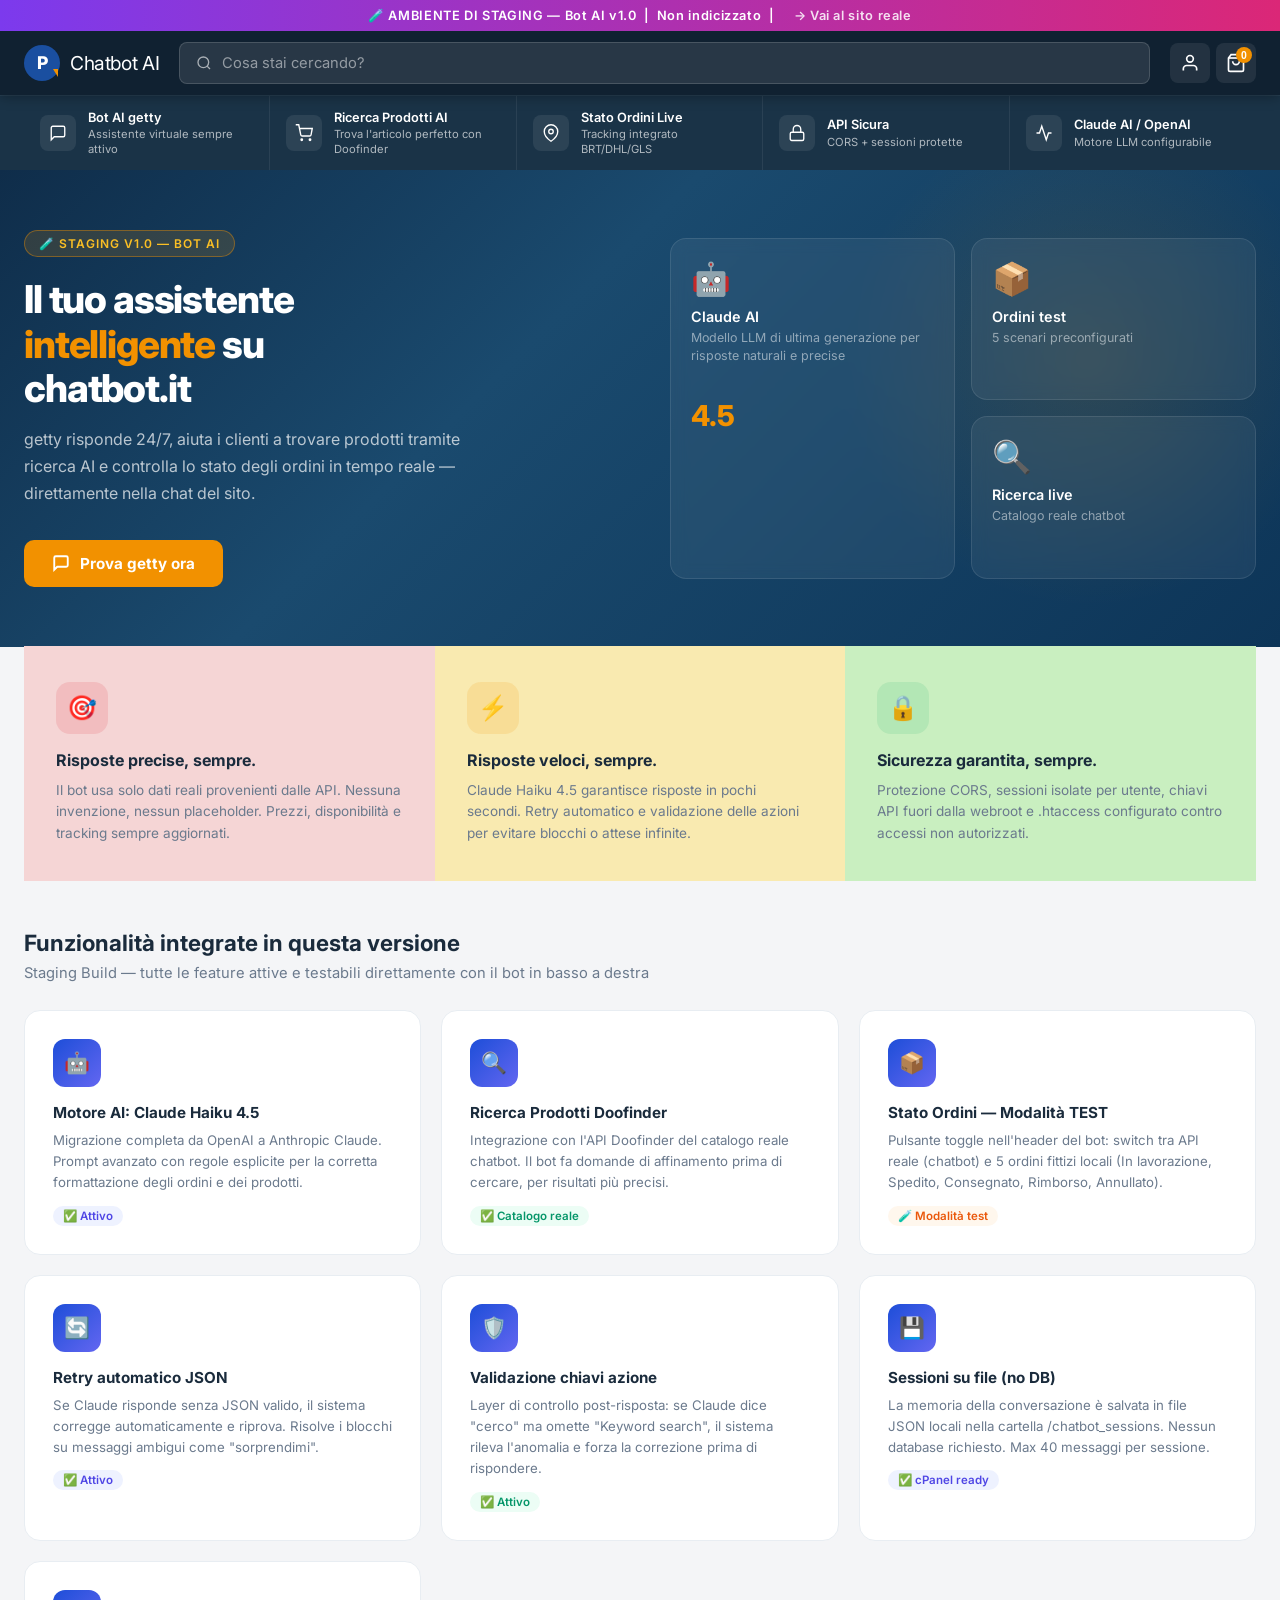
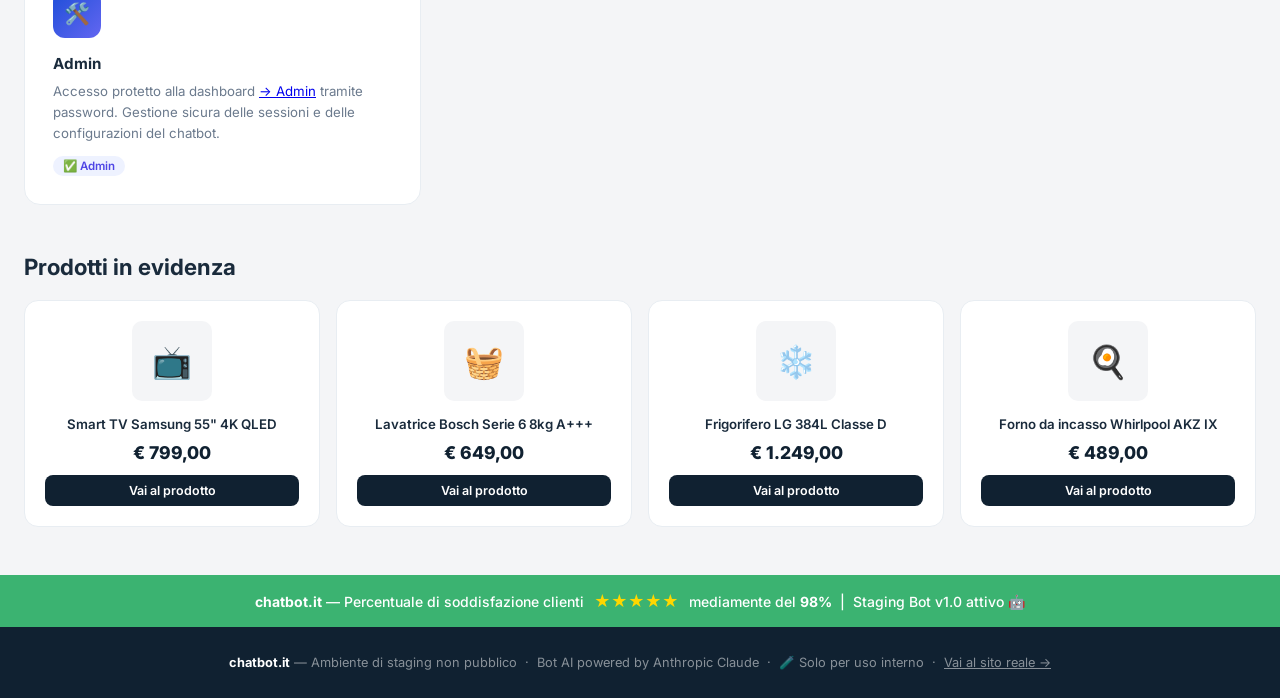
<file: index.html>
<!DOCTYPE html>
<html lang="it">
<head>
    <meta charset="UTF-8">
    <meta name="viewport" content="width=device-width, initial-scale=1.0">
    <title>chatbot — Ambiente di Staging Bot AI</title>
    <meta name="description" content="Ambiente di staging per il test del chatbot AI di chatbot.">
    <meta name="robots" content="noindex, nofollow">
    <link rel="preconnect" href="https://fonts.googleapis.com">
    <link href="https://fonts.googleapis.com/css2?family=Inter:wght@300;400;500;600;700;800&display=swap" rel="stylesheet">

    <style>
        *, *::before, *::after { box-sizing: border-box; margin: 0; padding: 0; }

        :root {
            --pf-navy:    #102131;
            --pf-navy-2:  #1a3347;
            --pf-orange:  #F29100;
            --pf-green:   #3BB371;
            --pf-pink-bg: #F5D5D5;
            --pf-yellow-bg:#F9EAB0;
            --pf-green-bg: #C9EFC0;
            --pf-light:   #f4f5f7;
            --pf-white:   #ffffff;
            --pf-text:    #1a2b3c;
            --pf-muted:   #6b7a8d;
            --pf-font:    'Inter', sans-serif;
            /* Widget vars */
            --w-primary: #1D4ED8;
            --w-gradient: linear-gradient(135deg, #1D4ED8, #6366f1);
        }

        html { scroll-behavior: smooth; }
        body { font-family: var(--pf-font); background: var(--pf-light); color: var(--pf-text); }

        /* ============ STAGING BADGE ============ */
        .staging-bar {
            background: linear-gradient(90deg, #7c3aed, #db2777);
            color: white; text-align: center;
            padding: 8px 16px; font-size: 0.8rem; font-weight: 600;
            letter-spacing: 0.05em; z-index: 1000; position: relative;
        }
        .staging-bar a { color: rgba(255,255,255,0.85); text-decoration: none; margin-left: 12px; }
        .staging-bar a:hover { text-decoration: underline; }

        /* ============ HEADER ============ */
        .pf-header {
            background: var(--pf-navy);
            padding: 0 24px;
            position: sticky; top: 0; z-index: 999;
            box-shadow: 0 2px 12px rgba(0,0,0,0.3);
        }
        .pf-header-inner {
            max-width: 1280px; margin: 0 auto;
            display: flex; align-items: center; gap: 20px;
            height: 64px;
        }
        .pf-logo {
            display: flex; align-items: center; gap: 10px;
            text-decoration: none; flex-shrink: 0;
        }
        .pf-logo-icon {
            width: 36px; height: 36px; background: #1a4fa0;
            border-radius: 50%; display: flex; align-items: center;
            justify-content: center; position: relative;
        }
        .pf-logo-p {
            color: white; font-weight: 800; font-size: 1.1rem; line-height: 1;
        }
        .pf-logo-arrow {
            position: absolute; bottom: 4px; right: 2px;
            width: 0; height: 0;
            border-left: 5px solid transparent;
            border-right: 0px solid transparent;
            border-top: 8px solid var(--pf-orange);
        }
        .pf-logo-text { color: white; font-size: 1.2rem; font-weight: 700; letter-spacing: -0.02em; }
        .pf-logo-text span { font-weight: 400; }

        .pf-search {
            flex: 1; display: flex; align-items: center;
            background: rgba(255,255,255,0.1); border: 1px solid rgba(255,255,255,0.15);
            border-radius: 8px; padding: 0 16px; gap: 10px; height: 42px;
            transition: background 0.2s;
        }
        .pf-search:focus-within { background: rgba(255,255,255,0.16); border-color: rgba(255,255,255,0.3); }
        .pf-search input {
            background: none; border: none; outline: none; color: white;
            font-family: var(--pf-font); font-size: 0.92rem; width: 100%;
        }
        .pf-search input::placeholder { color: rgba(255,255,255,0.5); }
        .pf-search svg { flex-shrink: 0; opacity: 0.6; }

        .pf-header-icons { display: flex; gap: 6px; flex-shrink: 0; }
        .pf-icon-btn {
            width: 40px; height: 40px; border-radius: 8px; background: rgba(255,255,255,0.08);
            border: none; cursor: pointer; display: flex; align-items: center;
            justify-content: center; color: white; transition: background 0.2s; position: relative;
        }
        .pf-icon-btn:hover { background: rgba(255,255,255,0.15); }
        .pf-cart-badge {
            position: absolute; top: 4px; right: 4px;
            width: 16px; height: 16px; background: var(--pf-orange);
            border-radius: 50%; font-size: 0.65rem; font-weight: 700;
            display: flex; align-items: center; justify-content: center; color: white;
        }

        /* ============ SERVICE STRIP ============ */
        .service-strip {
            background: var(--pf-navy-2);
            border-top: 1px solid rgba(255,255,255,0.06);
        }
        .service-strip-inner {
            max-width: 1280px; margin: 0 auto;
            display: grid; grid-template-columns: repeat(5, 1fr);
            padding: 0 24px;
        }
        .service-item {
            display: flex; align-items: center; gap: 12px;
            padding: 14px 16px; color: white;
            border-right: 1px solid rgba(255,255,255,0.07);
            transition: background 0.2s; cursor: default;
        }
        .service-item:last-child { border-right: none; }
        .service-item:hover { background: rgba(255,255,255,0.05); }
        .service-icon {
            width: 36px; height: 36px; flex-shrink: 0;
            display: flex; align-items: center; justify-content: center;
            background: rgba(255,255,255,0.08); border-radius: 8px;
        }
        .service-icon svg { width: 18px; height: 18px; }
        .service-text strong { display: block; font-size: 0.8rem; font-weight: 600; line-height: 1.2; }
        .service-text small { font-size: 0.7rem; opacity: 0.65; line-height: 1.3; display: block; margin-top: 2px; }

        /* ============ HERO BANNER ============ */
        .hero {
            background: linear-gradient(135deg, #0f2d4a 0%, #1a4a6e 40%, #0d3558 100%);
            padding: 60px 24px;
            position: relative; overflow: hidden;
        }
        .hero::before {
            content: '';
            position: absolute; top: -60px; right: -60px;
            width: 500px; height: 500px;
            background: radial-gradient(circle, rgba(242,145,0,0.12) 0%, transparent 70%);
            border-radius: 50%;
        }
        .hero-inner {
            max-width: 1280px; margin: 0 auto;
            display: grid; grid-template-columns: 1fr 1fr; gap: 60px;
            align-items: center;
        }
        .hero-badge {
            display: inline-flex; align-items: center; gap: 6px;
            background: rgba(242,145,0,0.15); border: 1px solid rgba(242,145,0,0.4);
            color: #fbbf24; padding: 5px 14px; border-radius: 100px;
            font-size: 0.75rem; font-weight: 600; letter-spacing: 0.08em;
            text-transform: uppercase; margin-bottom: 20px;
        }
        .hero h1 {
            font-size: 2.4rem; font-weight: 800; color: white; line-height: 1.15;
            margin-bottom: 16px; letter-spacing: -0.03em;
        }
        .hero h1 em { font-style: normal; color: var(--pf-orange); }
        .hero p {
            color: rgba(255,255,255,0.7); font-size: 1rem; line-height: 1.7;
            margin-bottom: 32px; max-width: 480px;
        }
        .hero-cta {
            display: inline-flex; align-items: center; gap: 10px;
            background: var(--pf-orange); color: white; font-weight: 700;
            padding: 14px 28px; border-radius: 10px; text-decoration: none;
            font-size: 0.95rem; transition: opacity 0.2s, transform 0.15s;
            cursor: pointer; border: none; font-family: var(--pf-font);
        }
        .hero-cta:hover { opacity: 0.9; transform: translateY(-1px); }

        /* Hero right: floating cards */
        .hero-visual {
            display: grid; grid-template-columns: 1fr 1fr; gap: 16px;
        }
        .conv-card {
            background: rgba(255,255,255,0.06);
            border: 1px solid rgba(255,255,255,0.1);
            border-radius: 16px; padding: 20px;
            backdrop-filter: blur(8px);
        }
        .conv-card.tall { grid-row: span 2; }
        .conv-card-icon { font-size: 2rem; margin-bottom: 10px; }
        .conv-card h4 { color: white; font-size: 0.9rem; font-weight: 600; margin-bottom: 4px; }
        .conv-card p  { color: rgba(255,255,255,0.5); font-size: 0.78rem; line-height: 1.5; }
        .conv-card-stat { font-size: 1.8rem; font-weight: 800; color: var(--pf-orange); margin-top: 12px; }

        /* ============ GARANZIE ============ */
        .garanzie {
            padding: 0 24px; margin-top: -1px;
        }
        .garanzie-inner {
            max-width: 1280px; margin: 0 auto;
            display: grid; grid-template-columns: repeat(3, 1fr); gap: 0;
        }
        .garanzia-card {
            padding: 36px 32px; position: relative;
        }
        .garanzia-card:nth-child(1) { background: var(--pf-pink-bg); }
        .garanzia-card:nth-child(2) { background: var(--pf-yellow-bg); }
        .garanzia-card:nth-child(3) { background: var(--pf-green-bg); }
        .garanzia-icon {
            width: 52px; height: 52px; border-radius: 14px;
            display: flex; align-items: center; justify-content: center;
            margin-bottom: 16px; font-size: 1.5rem;
        }
        .garanzia-card:nth-child(1) .garanzia-icon { background: rgba(220,53,69,0.15); }
        .garanzia-card:nth-child(2) .garanzia-icon { background: rgba(242,145,0,0.15); }
        .garanzia-card:nth-child(3) .garanzia-icon { background: rgba(59,179,113,0.15); }
        .garanzia-card h3 { font-size: 1rem; font-weight: 700; margin-bottom: 10px; color: var(--pf-text); }
        .garanzia-card p  { font-size: 0.85rem; color: var(--pf-muted); line-height: 1.6; }

        /* ============ FEATURES DETTAGLIO (sostituisce categorie) ============ */
        .features-section {
            max-width: 1280px; margin: 48px auto; padding: 0 24px;
        }
        .section-title {
            font-size: 1.4rem; font-weight: 700; margin-bottom: 8px; color: var(--pf-text);
        }
        .section-subtitle {
            font-size: 0.92rem; color: var(--pf-muted); margin-bottom: 28px;
        }
        .features-grid {
            display: grid; grid-template-columns: repeat(3, 1fr); gap: 20px;
        }
        .feature-card {
            background: white; border: 1px solid #e8edf2;
            border-radius: 16px; padding: 28px; transition: transform 0.2s, box-shadow 0.2s;
        }
        .feature-card:hover {
            transform: translateY(-3px);
            box-shadow: 0 12px 32px rgba(0,0,0,0.08);
        }
        .feature-card-icon {
            width: 48px; height: 48px; border-radius: 12px;
            background: linear-gradient(135deg, #1D4ED8, #6366f1);
            display: flex; align-items: center; justify-content: center;
            font-size: 1.3rem; margin-bottom: 16px;
        }
        .feature-card h4 { font-size: 0.95rem; font-weight: 700; margin-bottom: 8px; }
        .feature-card p  { font-size: 0.83rem; color: var(--pf-muted); line-height: 1.6; }
        .feature-tag {
            display: inline-block; margin-top: 12px;
            background: #EEF2FF; color: #4F46E5;
            font-size: 0.72rem; font-weight: 600; padding: 3px 10px;
            border-radius: 100px;
        }
        .feature-tag.green { background: #ECFDF5; color: #059669; }
        .feature-tag.orange{ background: #FFF7ED; color: #EA580C; }

        /* ============ TRUSTPILOT STRIP ============ */
        .trustpilot-strip {
            background: var(--pf-green); padding: 16px 24px; text-align: center;
            color: white; font-size: 0.875rem; font-weight: 500; margin-top: 48px;
        }
        .trustpilot-strip strong { font-weight: 700; }
        .tp-stars { color: #FFD700; font-size: 1rem; margin: 0 6px; }

        /* ============ PRODUCTS PLACEHOLDER ============ */
        .products-section {
            max-width: 1280px; margin: 0 auto 48px; padding: 0 24px;
        }
        .products-grid {
            display: grid; grid-template-columns: repeat(4, 1fr); gap: 16px; margin-top: 20px;
        }
        .product-card {
            background: white; border: 1px solid #e8edf2; border-radius: 14px;
            padding: 20px; text-align: center; transition: transform 0.2s, box-shadow 0.2s;
        }
        .product-card:hover { transform: translateY(-2px); box-shadow: 0 8px 24px rgba(0,0,0,0.07); }
        .product-thumb {
            width: 80px; height: 80px; background: var(--pf-light);
            border-radius: 10px; margin: 0 auto 14px; display: flex;
            align-items: center; justify-content: center; font-size: 2rem;
        }
        .product-card h5 { font-size: 0.83rem; font-weight: 600; margin-bottom: 8px; line-height: 1.4; color: var(--pf-text); }
        .product-price { font-size: 1.1rem; font-weight: 800; color: var(--pf-navy); }
        .product-btn {
            display: block; margin-top: 12px; padding: 8px;
            background: var(--pf-navy); color: white; border-radius: 8px;
            font-size: 0.78rem; font-weight: 600; text-decoration: none;
            transition: background 0.2s;
        }
        .product-btn:hover { background: var(--pf-navy-2); }

        /* ============ FOOTER ============ */
        .pf-footer {
            background: var(--pf-navy); color: rgba(255,255,255,0.5);
            text-align: center; padding: 28px 24px;
            font-size: 0.8rem; margin-top: 0;
        }
        .pf-footer strong { color: white; }

        /* ============ RESPONSIVE ============ */
        @media (max-width: 900px) {
            .hero-inner { grid-template-columns: 1fr; }
            .hero-visual { display: none; }
            .service-strip-inner { grid-template-columns: repeat(3, 1fr); }
            .service-item:nth-child(4),
            .service-item:nth-child(5) { display: none; }
            .garanzie-inner,
            .features-grid { grid-template-columns: 1fr; }
            .products-grid { grid-template-columns: repeat(2,1fr); }
        }
        @media (max-width: 580px) {
            .service-strip-inner { grid-template-columns: 1fr 1fr; }
            .service-item:nth-child(3),
            .service-item:nth-child(4),
            .service-item:nth-child(5) { display: none; }
            .products-grid { grid-template-columns: 1fr; }
        }
    </style>

</head>
<body>

    <!-- Staging Bar -->
    <div class="staging-bar">
        🧪 AMBIENTE DI STAGING — Bot AI v1.0 &nbsp;|&nbsp; Non indicizzato &nbsp;|&nbsp;
        <a href="#">→ Vai al sito reale</a>
    </div>

    <!-- Header -->
    <header class="pf-header">
        <div class="pf-header-inner">
            <a href="#" class="pf-logo">
                <div class="pf-logo-icon">
                    <span class="pf-logo-p">P</span>
                    <div class="pf-logo-arrow"></div>
                </div>
                <span class="pf-logo-text"><span>Chatbot AI</span>
            </a>
            <div class="pf-search">
                <svg width="16" height="16" viewBox="0 0 24 24" fill="none" stroke="white" stroke-width="2">
                    <circle cx="11" cy="11" r="8"/><path d="m21 21-4.35-4.35"/>
                </svg>
                <input type="text" placeholder="Cosa stai cercando?">
            </div>
            <div class="pf-header-icons">
                <button class="pf-icon-btn" aria-label="Account">
                    <svg width="20" height="20" viewBox="0 0 24 24" fill="none" stroke="white" stroke-width="2">
                        <path d="M20 21v-2a4 4 0 0 0-4-4H8a4 4 0 0 0-4 4v2"/>
                        <circle cx="12" cy="7" r="4"/>
                    </svg>
                </button>
                <button class="pf-icon-btn" aria-label="Carrello" style="position:relative">
                    <svg width="20" height="20" viewBox="0 0 24 24" fill="none" stroke="white" stroke-width="2">
                        <path d="M6 2 3 6v14a2 2 0 0 0 2 2h14a2 2 0 0 0 2-2V6l-3-4z"/>
                        <line x1="3" y1="6" x2="21" y2="6"/>
                        <path d="M16 10a4 4 0 0 1-8 0"/>
                    </svg>
                    <span class="pf-cart-badge">0</span>
                </button>
            </div>
        </div>
    </header>

    <!-- Service Strip -->
    <div class="service-strip">
        <div class="service-strip-inner">
            <div class="service-item">
                <div class="service-icon">
                    <svg viewBox="0 0 24 24" fill="none" stroke="white" stroke-width="1.8">
                        <path d="M21 15a2 2 0 0 1-2 2H7l-4 4V5a2 2 0 0 1 2-2h14a2 2 0 0 1 2 2z"/>
                    </svg>
                </div>
                <div class="service-text">
                    <strong>Bot AI getty</strong>
                    <small>Assistente virtuale sempre attivo</small>
                </div>
            </div>
            <div class="service-item">
                <div class="service-icon">
                    <svg viewBox="0 0 24 24" fill="none" stroke="white" stroke-width="1.8">
                        <circle cx="9" cy="21" r="1"/><circle cx="20" cy="21" r="1"/>
                        <path d="M1 1h4l2.68 13.39a2 2 0 0 0 2 1.61h9.72a2 2 0 0 0 2-1.61L23 6H6"/>
                    </svg>
                </div>
                <div class="service-text">
                    <strong>Ricerca Prodotti AI</strong>
                    <small>Trova l'articolo perfetto con Doofinder</small>
                </div>
            </div>
            <div class="service-item">
                <div class="service-icon">
                    <svg viewBox="0 0 24 24" fill="none" stroke="white" stroke-width="1.8">
                        <path d="M21 10c0 7-9 13-9 13s-9-6-9-13a9 9 0 0 1 18 0z"/>
                        <circle cx="12" cy="10" r="3"/>
                    </svg>
                </div>
                <div class="service-text">
                    <strong>Stato Ordini Live</strong>
                    <small>Tracking integrato BRT/DHL/GLS</small>
                </div>
            </div>
            <div class="service-item">
                <div class="service-icon">
                    <svg viewBox="0 0 24 24" fill="none" stroke="white" stroke-width="1.8">
                        <rect x="3" y="11" width="18" height="11" rx="2" ry="2"/>
                        <path d="M7 11V7a5 5 0 0 1 10 0v4"/>
                    </svg>
                </div>
                <div class="service-text">
                    <strong>API Sicura</strong>
                    <small>CORS + sessioni protette</small>
                </div>
            </div>
            <div class="service-item">
                <div class="service-icon">
                    <svg viewBox="0 0 24 24" fill="none" stroke="white" stroke-width="1.8">
                        <polyline points="22 12 18 12 15 21 9 3 6 12 2 12"/>
                    </svg>
                </div>
                <div class="service-text">
                    <strong>Claude AI / OpenAI</strong>
                    <small>Motore LLM configurabile</small>
                </div>
            </div>
        </div>
    </div>

    <!-- Hero Banner -->
    <section class="hero">
        <div class="hero-inner">
            <div>
                <div class="hero-badge">🧪 Staging v1.0 — Bot AI</div>
                <h1>Il tuo assistente<br><em>intelligente</em> su<br>chatbot.it</h1>
                <p>getty risponde 24/7, aiuta i clienti a trovare prodotti tramite ricerca AI e controlla lo stato degli ordini in tempo reale — direttamente nella chat del sito.</p>
                <button class="hero-cta" onclick="document.getElementById('pf-widget-fab').click()">
                    <svg width="18" height="18" viewBox="0 0 24 24" fill="none" stroke="white" stroke-width="2.5">
                        <path d="M21 15a2 2 0 0 1-2 2H7l-4 4V5a2 2 0 0 1 2-2h14a2 2 0 0 1 2 2z"/>
                    </svg>
                    Prova getty ora
                </button>
            </div>
            <div class="hero-visual">
                <div class="conv-card tall">
                    <div class="conv-card-icon">🤖</div>
                    <h4>Claude AI</h4>
                    <p>Modello LLM di ultima generazione per risposte naturali e precise</p>
                    <div class="conv-card-stat">4.5</div>
                </div>
                <div class="conv-card">
                    <div class="conv-card-icon">📦</div>
                    <h4>Ordini test</h4>
                    <p>5 scenari preconfigurati</p>
                </div>
                <div class="conv-card">
                    <div class="conv-card-icon">🔍</div>
                    <h4>Ricerca live</h4>
                    <p>Catalogo reale chatbot</p>
                </div>
            </div>
        </div>
    </section>

    <!-- Garanzie (ispirate al design originale) -->
    <div class="garanzie">
        <div class="garanzie-inner">
            <div class="garanzia-card">
                <div class="garanzia-icon">🎯</div>
                <h3>Risposte precise, sempre.</h3>
                <p>Il bot usa solo dati reali provenienti dalle API. Nessuna invenzione, nessun placeholder. Prezzi, disponibilità e tracking sempre aggiornati.</p>
            </div>
            <div class="garanzia-card">
                <div class="garanzia-icon">⚡</div>
                <h3>Risposte veloci, sempre.</h3>
                <p>Claude Haiku 4.5 garantisce risposte in pochi secondi. Retry automatico e validazione delle azioni per evitare blocchi o attese infinite.</p>
            </div>
            <div class="garanzia-card">
                <div class="garanzia-icon">🔒</div>
                <h3>Sicurezza garantita, sempre.</h3>
                <p>Protezione CORS, sessioni isolate per utente, chiavi API fuori dalla webroot e .htaccess configurato contro accessi non autorizzati.</p>
            </div>
        </div>
    </div>

    <!-- Features dettaglio (sostituisce categorie prodotto) -->
    <section class="features-section">
        <div class="section-title">Funzionalità integrate in questa versione</div>
        <div class="section-subtitle">Staging Build — tutte le feature attive e testabili direttamente con il bot in basso a destra</div>
        <div class="features-grid">
            <div class="feature-card">
                <div class="feature-card-icon">🤖</div>
                <h4>Motore AI: Claude Haiku 4.5</h4>
                <p>Migrazione completa da OpenAI a Anthropic Claude. Prompt avanzato con regole esplicite per la corretta formattazione degli ordini e dei prodotti.</p>
                <span class="feature-tag">✅ Attivo</span>
            </div>
            <div class="feature-card">
                <div class="feature-card-icon">🔍</div>
                <h4>Ricerca Prodotti Doofinder</h4>
                <p>Integrazione con l'API Doofinder del catalogo reale chatbot. Il bot fa domande di affinamento prima di cercare, per risultati più precisi.</p>
                <span class="feature-tag green">✅ Catalogo reale</span>
            </div>
            <div class="feature-card">
                <div class="feature-card-icon">📦</div>
                <h4>Stato Ordini — Modalità TEST</h4>
                <p>Pulsante toggle nell'header del bot: switch tra API reale (chatbot) e 5 ordini fittizi locali (In lavorazione, Spedito, Consegnato, Rimborso, Annullato).</p>
                <span class="feature-tag orange">🧪 Modalità test</span>
            </div>
            <div class="feature-card">
                <div class="feature-card-icon">🔄</div>
                <h4>Retry automatico JSON</h4>
                <p>Se Claude risponde senza JSON valido, il sistema corregge automaticamente e riprova. Risolve i blocchi su messaggi ambigui come "sorprendimi".</p>
                <span class="feature-tag">✅ Attivo</span>
            </div>
            <div class="feature-card">
                <div class="feature-card-icon">🛡️</div>
                <h4>Validazione chiavi azione</h4>
                <p>Layer di controllo post-risposta: se Claude dice "cerco" ma omette "Keyword search", il sistema rileva l'anomalia e forza la correzione prima di rispondere.</p>
                <span class="feature-tag green">✅ Attivo</span>
            </div>
            <div class="feature-card">
                <div class="feature-card-icon">💾</div>
                <h4>Sessioni su file (no DB)</h4>
                <p>La memoria della conversazione è salvata in file JSON locali nella cartella /chatbot_sessions. Nessun database richiesto. Max 40 messaggi per sessione.</p>
                <span class="feature-tag">✅ cPanel ready</span>
            </div>
            <div class="feature-card">
                <div class="feature-card-icon">🛠️</div>
                <h4>Admin</h4>
                <p>Accesso protetto alla dashboard <a href="admin/index.php" class="feature-docs-link">→ Admin</a> tramite password. Gestione sicura delle sessioni e delle configurazioni del chatbot.</p>
				<span class="feature-tag">✅ Admin</span>
            </div>
        </div>
    </section>

    <!-- Prodotti in evidenza (placeholder) -->
    <section class="products-section">
        <div class="section-title">Prodotti in evidenza</div>
        <div class="products-grid">
            <div class="product-card">
                <div class="product-thumb">📺</div>
                <h5>Smart TV Samsung 55" 4K QLED</h5>
                <div class="product-price">€ 799,00</div>
                <a href="#" class="product-btn">Vai al prodotto</a>
            </div>
            <div class="product-card">
                <div class="product-thumb">🧺</div>
                <h5>Lavatrice Bosch Serie 6 8kg A+++</h5>
                <div class="product-price">€ 649,00</div>
                <a href="#" class="product-btn">Vai al prodotto</a>
            </div>
            <div class="product-card">
                <div class="product-thumb">❄️</div>
                <h5>Frigorifero LG 384L Classe D</h5>
                <div class="product-price">€ 1.249,00</div>
                <a href="#" class="product-btn">Vai al prodotto</a>
            </div>
            <div class="product-card">
                <div class="product-thumb">🍳</div>
                <h5>Forno da incasso Whirlpool AKZ IX</h5>
                <div class="product-price">€ 489,00</div>
                <a href="#" class="product-btn">Vai al prodotto</a>
            </div>
        </div>
    </section>

    <!-- Trustpilot Strip -->
    <div class="trustpilot-strip">
        <strong>chatbot.it</strong> — Percentuale di soddisfazione clienti
        <span class="tp-stars">★★★★★</span>
        mediamente del <strong>98%</strong> &nbsp;|&nbsp; Staging Bot v1.0 attivo 🤖
    </div>

    <!-- Footer -->
    <footer class="pf-footer">
        <strong>chatbot.it</strong> — Ambiente di staging non pubblico &nbsp;·&nbsp;
        Bot AI powered by Anthropic Claude &nbsp;·&nbsp;
        🧪 Solo per uso interno &nbsp;·&nbsp;
        <a href="#" style="color:rgba(255,255,255,0.5)">Vai al sito reale →</a>
    </footer>

</body>
</html>
</file>
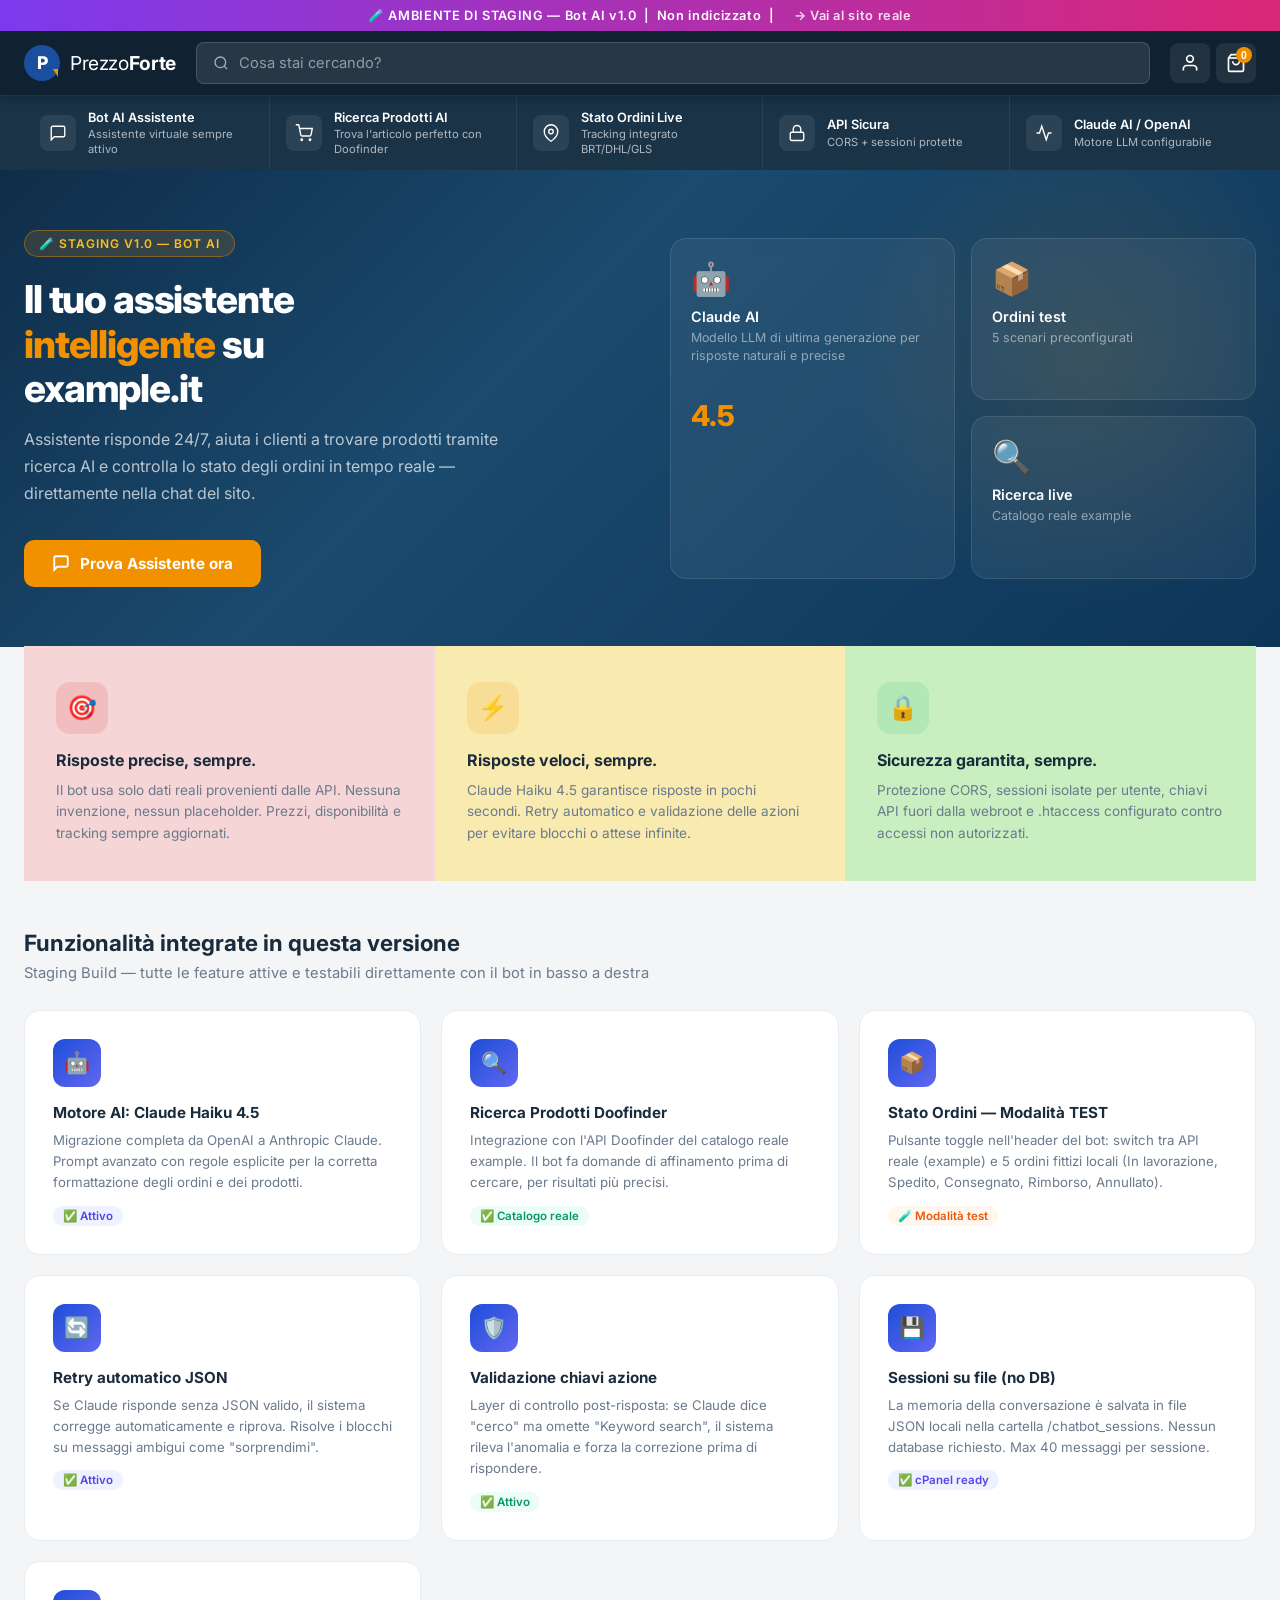
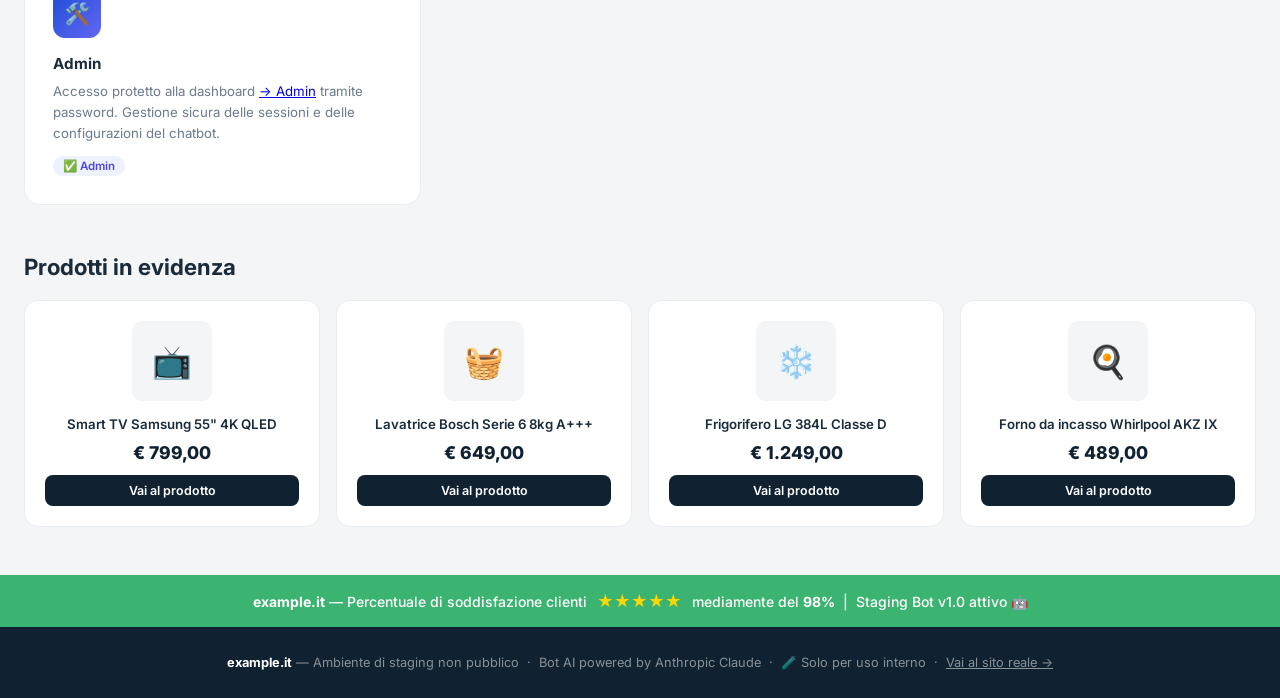
<file: docs/index.html>
<!DOCTYPE html>
<html lang="it">
<head>
    <meta charset="UTF-8">
    <meta name="viewport" content="width=device-width, initial-scale=1.0">
    <title>example — Ambiente di Staging Bot AI</title>
    <meta name="description" content="Ambiente di staging per il test del chatbot AI di example.">
    <meta name="robots" content="noindex, nofollow">
    <link rel="preconnect" href="https://fonts.googleapis.com">
    <link href="https://fonts.googleapis.com/css2?family=Inter:wght@300;400;500;600;700;800&display=swap" rel="stylesheet">

    <style>
        *, *::before, *::after { box-sizing: border-box; margin: 0; padding: 0; }

        :root {
            --pf-navy:    #102131;
            --pf-navy-2:  #1a3347;
            --pf-orange:  #F29100;
            --pf-green:   #3BB371;
            --pf-pink-bg: #F5D5D5;
            --pf-yellow-bg:#F9EAB0;
            --pf-green-bg: #C9EFC0;
            --pf-light:   #f4f5f7;
            --pf-white:   #ffffff;
            --pf-text:    #1a2b3c;
            --pf-muted:   #6b7a8d;
            --pf-font:    'Inter', sans-serif;
            /* Widget vars */
            --w-primary: #1D4ED8;
            --w-gradient: linear-gradient(135deg, #1D4ED8, #6366f1);
        }

        html { scroll-behavior: smooth; }
        body { font-family: var(--pf-font); background: var(--pf-light); color: var(--pf-text); }

        /* ============ STAGING BADGE ============ */
        .staging-bar {
            background: linear-gradient(90deg, #7c3aed, #db2777);
            color: white; text-align: center;
            padding: 8px 16px; font-size: 0.8rem; font-weight: 600;
            letter-spacing: 0.05em; z-index: 1000; position: relative;
        }
        .staging-bar a { color: rgba(255,255,255,0.85); text-decoration: none; margin-left: 12px; }
        .staging-bar a:hover { text-decoration: underline; }

        /* ============ HEADER ============ */
        .pf-header {
            background: var(--pf-navy);
            padding: 0 24px;
            position: sticky; top: 0; z-index: 999;
            box-shadow: 0 2px 12px rgba(0,0,0,0.3);
        }
        .pf-header-inner {
            max-width: 1280px; margin: 0 auto;
            display: flex; align-items: center; gap: 20px;
            height: 64px;
        }
        .pf-logo {
            display: flex; align-items: center; gap: 10px;
            text-decoration: none; flex-shrink: 0;
        }
        .pf-logo-icon {
            width: 36px; height: 36px; background: #1a4fa0;
            border-radius: 50%; display: flex; align-items: center;
            justify-content: center; position: relative;
        }
        .pf-logo-p {
            color: white; font-weight: 800; font-size: 1.1rem; line-height: 1;
        }
        .pf-logo-arrow {
            position: absolute; bottom: 4px; right: 2px;
            width: 0; height: 0;
            border-left: 5px solid transparent;
            border-right: 0px solid transparent;
            border-top: 8px solid var(--pf-orange);
        }
        .pf-logo-text { color: white; font-size: 1.2rem; font-weight: 700; letter-spacing: -0.02em; }
        .pf-logo-text span { font-weight: 400; }

        .pf-search {
            flex: 1; display: flex; align-items: center;
            background: rgba(255,255,255,0.1); border: 1px solid rgba(255,255,255,0.15);
            border-radius: 8px; padding: 0 16px; gap: 10px; height: 42px;
            transition: background 0.2s;
        }
        .pf-search:focus-within { background: rgba(255,255,255,0.16); border-color: rgba(255,255,255,0.3); }
        .pf-search input {
            background: none; border: none; outline: none; color: white;
            font-family: var(--pf-font); font-size: 0.92rem; width: 100%;
        }
        .pf-search input::placeholder { color: rgba(255,255,255,0.5); }
        .pf-search svg { flex-shrink: 0; opacity: 0.6; }

        .pf-header-icons { display: flex; gap: 6px; flex-shrink: 0; }
        .pf-icon-btn {
            width: 40px; height: 40px; border-radius: 8px; background: rgba(255,255,255,0.08);
            border: none; cursor: pointer; display: flex; align-items: center;
            justify-content: center; color: white; transition: background 0.2s; position: relative;
        }
        .pf-icon-btn:hover { background: rgba(255,255,255,0.15); }
        .pf-cart-badge {
            position: absolute; top: 4px; right: 4px;
            width: 16px; height: 16px; background: var(--pf-orange);
            border-radius: 50%; font-size: 0.65rem; font-weight: 700;
            display: flex; align-items: center; justify-content: center; color: white;
        }

        /* ============ SERVICE STRIP ============ */
        .service-strip {
            background: var(--pf-navy-2);
            border-top: 1px solid rgba(255,255,255,0.06);
        }
        .service-strip-inner {
            max-width: 1280px; margin: 0 auto;
            display: grid; grid-template-columns: repeat(5, 1fr);
            padding: 0 24px;
        }
        .service-item {
            display: flex; align-items: center; gap: 12px;
            padding: 14px 16px; color: white;
            border-right: 1px solid rgba(255,255,255,0.07);
            transition: background 0.2s; cursor: default;
        }
        .service-item:last-child { border-right: none; }
        .service-item:hover { background: rgba(255,255,255,0.05); }
        .service-icon {
            width: 36px; height: 36px; flex-shrink: 0;
            display: flex; align-items: center; justify-content: center;
            background: rgba(255,255,255,0.08); border-radius: 8px;
        }
        .service-icon svg { width: 18px; height: 18px; }
        .service-text strong { display: block; font-size: 0.8rem; font-weight: 600; line-height: 1.2; }
        .service-text small { font-size: 0.7rem; opacity: 0.65; line-height: 1.3; display: block; margin-top: 2px; }

        /* ============ HERO BANNER ============ */
        .hero {
            background: linear-gradient(135deg, #0f2d4a 0%, #1a4a6e 40%, #0d3558 100%);
            padding: 60px 24px;
            position: relative; overflow: hidden;
        }
        .hero::before {
            content: '';
            position: absolute; top: -60px; right: -60px;
            width: 500px; height: 500px;
            background: radial-gradient(circle, rgba(242,145,0,0.12) 0%, transparent 70%);
            border-radius: 50%;
        }
        .hero-inner {
            max-width: 1280px; margin: 0 auto;
            display: grid; grid-template-columns: 1fr 1fr; gap: 60px;
            align-items: center;
        }
        .hero-badge {
            display: inline-flex; align-items: center; gap: 6px;
            background: rgba(242,145,0,0.15); border: 1px solid rgba(242,145,0,0.4);
            color: #fbbf24; padding: 5px 14px; border-radius: 100px;
            font-size: 0.75rem; font-weight: 600; letter-spacing: 0.08em;
            text-transform: uppercase; margin-bottom: 20px;
        }
        .hero h1 {
            font-size: 2.4rem; font-weight: 800; color: white; line-height: 1.15;
            margin-bottom: 16px; letter-spacing: -0.03em;
        }
        .hero h1 em { font-style: normal; color: var(--pf-orange); }
        .hero p {
            color: rgba(255,255,255,0.7); font-size: 1rem; line-height: 1.7;
            margin-bottom: 32px; max-width: 480px;
        }
        .hero-cta {
            display: inline-flex; align-items: center; gap: 10px;
            background: var(--pf-orange); color: white; font-weight: 700;
            padding: 14px 28px; border-radius: 10px; text-decoration: none;
            font-size: 0.95rem; transition: opacity 0.2s, transform 0.15s;
            cursor: pointer; border: none; font-family: var(--pf-font);
        }
        .hero-cta:hover { opacity: 0.9; transform: translateY(-1px); }

        /* Hero right: floating cards */
        .hero-visual {
            display: grid; grid-template-columns: 1fr 1fr; gap: 16px;
        }
        .conv-card {
            background: rgba(255,255,255,0.06);
            border: 1px solid rgba(255,255,255,0.1);
            border-radius: 16px; padding: 20px;
            backdrop-filter: blur(8px);
        }
        .conv-card.tall { grid-row: span 2; }
        .conv-card-icon { font-size: 2rem; margin-bottom: 10px; }
        .conv-card h4 { color: white; font-size: 0.9rem; font-weight: 600; margin-bottom: 4px; }
        .conv-card p  { color: rgba(255,255,255,0.5); font-size: 0.78rem; line-height: 1.5; }
        .conv-card-stat { font-size: 1.8rem; font-weight: 800; color: var(--pf-orange); margin-top: 12px; }

        /* ============ GARANZIE ============ */
        .garanzie {
            padding: 0 24px; margin-top: -1px;
        }
        .garanzie-inner {
            max-width: 1280px; margin: 0 auto;
            display: grid; grid-template-columns: repeat(3, 1fr); gap: 0;
        }
        .garanzia-card {
            padding: 36px 32px; position: relative;
        }
        .garanzia-card:nth-child(1) { background: var(--pf-pink-bg); }
        .garanzia-card:nth-child(2) { background: var(--pf-yellow-bg); }
        .garanzia-card:nth-child(3) { background: var(--pf-green-bg); }
        .garanzia-icon {
            width: 52px; height: 52px; border-radius: 14px;
            display: flex; align-items: center; justify-content: center;
            margin-bottom: 16px; font-size: 1.5rem;
        }
        .garanzia-card:nth-child(1) .garanzia-icon { background: rgba(220,53,69,0.15); }
        .garanzia-card:nth-child(2) .garanzia-icon { background: rgba(242,145,0,0.15); }
        .garanzia-card:nth-child(3) .garanzia-icon { background: rgba(59,179,113,0.15); }
        .garanzia-card h3 { font-size: 1rem; font-weight: 700; margin-bottom: 10px; color: var(--pf-text); }
        .garanzia-card p  { font-size: 0.85rem; color: var(--pf-muted); line-height: 1.6; }

        /* ============ FEATURES DETTAGLIO (sostituisce categorie) ============ */
        .features-section {
            max-width: 1280px; margin: 48px auto; padding: 0 24px;
        }
        .section-title {
            font-size: 1.4rem; font-weight: 700; margin-bottom: 8px; color: var(--pf-text);
        }
        .section-subtitle {
            font-size: 0.92rem; color: var(--pf-muted); margin-bottom: 28px;
        }
        .features-grid {
            display: grid; grid-template-columns: repeat(3, 1fr); gap: 20px;
        }
        .feature-card {
            background: white; border: 1px solid #e8edf2;
            border-radius: 16px; padding: 28px; transition: transform 0.2s, box-shadow 0.2s;
        }
        .feature-card:hover {
            transform: translateY(-3px);
            box-shadow: 0 12px 32px rgba(0,0,0,0.08);
        }
        .feature-card-icon {
            width: 48px; height: 48px; border-radius: 12px;
            background: linear-gradient(135deg, #1D4ED8, #6366f1);
            display: flex; align-items: center; justify-content: center;
            font-size: 1.3rem; margin-bottom: 16px;
        }
        .feature-card h4 { font-size: 0.95rem; font-weight: 700; margin-bottom: 8px; }
        .feature-card p  { font-size: 0.83rem; color: var(--pf-muted); line-height: 1.6; }
        .feature-tag {
            display: inline-block; margin-top: 12px;
            background: #EEF2FF; color: #4F46E5;
            font-size: 0.72rem; font-weight: 600; padding: 3px 10px;
            border-radius: 100px;
        }
        .feature-tag.green { background: #ECFDF5; color: #059669; }
        .feature-tag.orange{ background: #FFF7ED; color: #EA580C; }

        /* ============ TRUSTPILOT STRIP ============ */
        .trustpilot-strip {
            background: var(--pf-green); padding: 16px 24px; text-align: center;
            color: white; font-size: 0.875rem; font-weight: 500; margin-top: 48px;
        }
        .trustpilot-strip strong { font-weight: 700; }
        .tp-stars { color: #FFD700; font-size: 1rem; margin: 0 6px; }

        /* ============ PRODUCTS PLACEHOLDER ============ */
        .products-section {
            max-width: 1280px; margin: 0 auto 48px; padding: 0 24px;
        }
        .products-grid {
            display: grid; grid-template-columns: repeat(4, 1fr); gap: 16px; margin-top: 20px;
        }
        .product-card {
            background: white; border: 1px solid #e8edf2; border-radius: 14px;
            padding: 20px; text-align: center; transition: transform 0.2s, box-shadow 0.2s;
        }
        .product-card:hover { transform: translateY(-2px); box-shadow: 0 8px 24px rgba(0,0,0,0.07); }
        .product-thumb {
            width: 80px; height: 80px; background: var(--pf-light);
            border-radius: 10px; margin: 0 auto 14px; display: flex;
            align-items: center; justify-content: center; font-size: 2rem;
        }
        .product-card h5 { font-size: 0.83rem; font-weight: 600; margin-bottom: 8px; line-height: 1.4; color: var(--pf-text); }
        .product-price { font-size: 1.1rem; font-weight: 800; color: var(--pf-navy); }
        .product-btn {
            display: block; margin-top: 12px; padding: 8px;
            background: var(--pf-navy); color: white; border-radius: 8px;
            font-size: 0.78rem; font-weight: 600; text-decoration: none;
            transition: background 0.2s;
        }
        .product-btn:hover { background: var(--pf-navy-2); }

        /* ============ FOOTER ============ */
        .pf-footer {
            background: var(--pf-navy); color: rgba(255,255,255,0.5);
            text-align: center; padding: 28px 24px;
            font-size: 0.8rem; margin-top: 0;
        }
        .pf-footer strong { color: white; }

        /* ============ RESPONSIVE ============ */
        @media (max-width: 900px) {
            .hero-inner { grid-template-columns: 1fr; }
            .hero-visual { display: none; }
            .service-strip-inner { grid-template-columns: repeat(3, 1fr); }
            .service-item:nth-child(4),
            .service-item:nth-child(5) { display: none; }
            .garanzie-inner,
            .features-grid { grid-template-columns: 1fr; }
            .products-grid { grid-template-columns: repeat(2,1fr); }
        }
        @media (max-width: 580px) {
            .service-strip-inner { grid-template-columns: 1fr 1fr; }
            .service-item:nth-child(3),
            .service-item:nth-child(4),
            .service-item:nth-child(5) { display: none; }
            .products-grid { grid-template-columns: 1fr; }
        }
    </style>

</head>
<body>

    <!-- Staging Bar -->
    <div class="staging-bar">
        🧪 AMBIENTE DI STAGING — Bot AI v1.0 &nbsp;|&nbsp; Non indicizzato &nbsp;|&nbsp;
        <a href="#">→ Vai al sito reale</a>
    </div>

    <!-- Header -->
    <header class="pf-header">
        <div class="pf-header-inner">
            <a href="#" class="pf-logo">
                <div class="pf-logo-icon">
                    <span class="pf-logo-p">P</span>
                    <div class="pf-logo-arrow"></div>
                </div>
                <span class="pf-logo-text"><span>Prezzo</span>Forte</span>
            </a>
            <div class="pf-search">
                <svg width="16" height="16" viewBox="0 0 24 24" fill="none" stroke="white" stroke-width="2">
                    <circle cx="11" cy="11" r="8"/><path d="m21 21-4.35-4.35"/>
                </svg>
                <input type="text" placeholder="Cosa stai cercando?">
            </div>
            <div class="pf-header-icons">
                <button class="pf-icon-btn" aria-label="Account">
                    <svg width="20" height="20" viewBox="0 0 24 24" fill="none" stroke="white" stroke-width="2">
                        <path d="M20 21v-2a4 4 0 0 0-4-4H8a4 4 0 0 0-4 4v2"/>
                        <circle cx="12" cy="7" r="4"/>
                    </svg>
                </button>
                <button class="pf-icon-btn" aria-label="Carrello" style="position:relative">
                    <svg width="20" height="20" viewBox="0 0 24 24" fill="none" stroke="white" stroke-width="2">
                        <path d="M6 2 3 6v14a2 2 0 0 0 2 2h14a2 2 0 0 0 2-2V6l-3-4z"/>
                        <line x1="3" y1="6" x2="21" y2="6"/>
                        <path d="M16 10a4 4 0 0 1-8 0"/>
                    </svg>
                    <span class="pf-cart-badge">0</span>
                </button>
            </div>
        </div>
    </header>

    <!-- Service Strip -->
    <div class="service-strip">
        <div class="service-strip-inner">
            <div class="service-item">
                <div class="service-icon">
                    <svg viewBox="0 0 24 24" fill="none" stroke="white" stroke-width="1.8">
                        <path d="M21 15a2 2 0 0 1-2 2H7l-4 4V5a2 2 0 0 1 2-2h14a2 2 0 0 1 2 2z"/>
                    </svg>
                </div>
                <div class="service-text">
                    <strong>Bot AI Assistente</strong>
                    <small>Assistente virtuale sempre attivo</small>
                </div>
            </div>
            <div class="service-item">
                <div class="service-icon">
                    <svg viewBox="0 0 24 24" fill="none" stroke="white" stroke-width="1.8">
                        <circle cx="9" cy="21" r="1"/><circle cx="20" cy="21" r="1"/>
                        <path d="M1 1h4l2.68 13.39a2 2 0 0 0 2 1.61h9.72a2 2 0 0 0 2-1.61L23 6H6"/>
                    </svg>
                </div>
                <div class="service-text">
                    <strong>Ricerca Prodotti AI</strong>
                    <small>Trova l'articolo perfetto con Doofinder</small>
                </div>
            </div>
            <div class="service-item">
                <div class="service-icon">
                    <svg viewBox="0 0 24 24" fill="none" stroke="white" stroke-width="1.8">
                        <path d="M21 10c0 7-9 13-9 13s-9-6-9-13a9 9 0 0 1 18 0z"/>
                        <circle cx="12" cy="10" r="3"/>
                    </svg>
                </div>
                <div class="service-text">
                    <strong>Stato Ordini Live</strong>
                    <small>Tracking integrato BRT/DHL/GLS</small>
                </div>
            </div>
            <div class="service-item">
                <div class="service-icon">
                    <svg viewBox="0 0 24 24" fill="none" stroke="white" stroke-width="1.8">
                        <rect x="3" y="11" width="18" height="11" rx="2" ry="2"/>
                        <path d="M7 11V7a5 5 0 0 1 10 0v4"/>
                    </svg>
                </div>
                <div class="service-text">
                    <strong>API Sicura</strong>
                    <small>CORS + sessioni protette</small>
                </div>
            </div>
            <div class="service-item">
                <div class="service-icon">
                    <svg viewBox="0 0 24 24" fill="none" stroke="white" stroke-width="1.8">
                        <polyline points="22 12 18 12 15 21 9 3 6 12 2 12"/>
                    </svg>
                </div>
                <div class="service-text">
                    <strong>Claude AI / OpenAI</strong>
                    <small>Motore LLM configurabile</small>
                </div>
            </div>
        </div>
    </div>

    <!-- Hero Banner -->
    <section class="hero">
        <div class="hero-inner">
            <div>
                <div class="hero-badge">🧪 Staging v1.0 — Bot AI</div>
                <h1>Il tuo assistente<br><em>intelligente</em> su<br>example.it</h1>
                <p>Assistente risponde 24/7, aiuta i clienti a trovare prodotti tramite ricerca AI e controlla lo stato degli ordini in tempo reale — direttamente nella chat del sito.</p>
                <button class="hero-cta" onclick="document.getElementById('pf-widget-fab').click()">
                    <svg width="18" height="18" viewBox="0 0 24 24" fill="none" stroke="white" stroke-width="2.5">
                        <path d="M21 15a2 2 0 0 1-2 2H7l-4 4V5a2 2 0 0 1 2-2h14a2 2 0 0 1 2 2z"/>
                    </svg>
                    Prova Assistente ora
                </button>
            </div>
            <div class="hero-visual">
                <div class="conv-card tall">
                    <div class="conv-card-icon">🤖</div>
                    <h4>Claude AI</h4>
                    <p>Modello LLM di ultima generazione per risposte naturali e precise</p>
                    <div class="conv-card-stat">4.5</div>
                </div>
                <div class="conv-card">
                    <div class="conv-card-icon">📦</div>
                    <h4>Ordini test</h4>
                    <p>5 scenari preconfigurati</p>
                </div>
                <div class="conv-card">
                    <div class="conv-card-icon">🔍</div>
                    <h4>Ricerca live</h4>
                    <p>Catalogo reale example</p>
                </div>
            </div>
        </div>
    </section>

    <!-- Garanzie (ispirate al design originale) -->
    <div class="garanzie">
        <div class="garanzie-inner">
            <div class="garanzia-card">
                <div class="garanzia-icon">🎯</div>
                <h3>Risposte precise, sempre.</h3>
                <p>Il bot usa solo dati reali provenienti dalle API. Nessuna invenzione, nessun placeholder. Prezzi, disponibilità e tracking sempre aggiornati.</p>
            </div>
            <div class="garanzia-card">
                <div class="garanzia-icon">⚡</div>
                <h3>Risposte veloci, sempre.</h3>
                <p>Claude Haiku 4.5 garantisce risposte in pochi secondi. Retry automatico e validazione delle azioni per evitare blocchi o attese infinite.</p>
            </div>
            <div class="garanzia-card">
                <div class="garanzia-icon">🔒</div>
                <h3>Sicurezza garantita, sempre.</h3>
                <p>Protezione CORS, sessioni isolate per utente, chiavi API fuori dalla webroot e .htaccess configurato contro accessi non autorizzati.</p>
            </div>
        </div>
    </div>

    <!-- Features dettaglio (sostituisce categorie prodotto) -->
    <section class="features-section">
        <div class="section-title">Funzionalità integrate in questa versione</div>
        <div class="section-subtitle">Staging Build — tutte le feature attive e testabili direttamente con il bot in basso a destra</div>
        <div class="features-grid">
            <div class="feature-card">
                <div class="feature-card-icon">🤖</div>
                <h4>Motore AI: Claude Haiku 4.5</h4>
                <p>Migrazione completa da OpenAI a Anthropic Claude. Prompt avanzato con regole esplicite per la corretta formattazione degli ordini e dei prodotti.</p>
                <span class="feature-tag">✅ Attivo</span>
            </div>
            <div class="feature-card">
                <div class="feature-card-icon">🔍</div>
                <h4>Ricerca Prodotti Doofinder</h4>
                <p>Integrazione con l'API Doofinder del catalogo reale example. Il bot fa domande di affinamento prima di cercare, per risultati più precisi.</p>
                <span class="feature-tag green">✅ Catalogo reale</span>
            </div>
            <div class="feature-card">
                <div class="feature-card-icon">📦</div>
                <h4>Stato Ordini — Modalità TEST</h4>
                <p>Pulsante toggle nell'header del bot: switch tra API reale (example) e 5 ordini fittizi locali (In lavorazione, Spedito, Consegnato, Rimborso, Annullato).</p>
                <span class="feature-tag orange">🧪 Modalità test</span>
            </div>
            <div class="feature-card">
                <div class="feature-card-icon">🔄</div>
                <h4>Retry automatico JSON</h4>
                <p>Se Claude risponde senza JSON valido, il sistema corregge automaticamente e riprova. Risolve i blocchi su messaggi ambigui come "sorprendimi".</p>
                <span class="feature-tag">✅ Attivo</span>
            </div>
            <div class="feature-card">
                <div class="feature-card-icon">🛡️</div>
                <h4>Validazione chiavi azione</h4>
                <p>Layer di controllo post-risposta: se Claude dice "cerco" ma omette "Keyword search", il sistema rileva l'anomalia e forza la correzione prima di rispondere.</p>
                <span class="feature-tag green">✅ Attivo</span>
            </div>
            <div class="feature-card">
                <div class="feature-card-icon">💾</div>
                <h4>Sessioni su file (no DB)</h4>
                <p>La memoria della conversazione è salvata in file JSON locali nella cartella /chatbot_sessions. Nessun database richiesto. Max 40 messaggi per sessione.</p>
                <span class="feature-tag">✅ cPanel ready</span>
            </div>
            <div class="feature-card">
                <div class="feature-card-icon">🛠️</div>
                <h4>Admin</h4>
                <p>Accesso protetto alla dashboard <a href="admin/index.php" class="feature-docs-link">→ Admin</a> tramite password. Gestione sicura delle sessioni e delle configurazioni del chatbot.</p>
				<span class="feature-tag">✅ Admin</span>
            </div>
        </div>
    </section>

    <!-- Prodotti in evidenza (placeholder) -->
    <section class="products-section">
        <div class="section-title">Prodotti in evidenza</div>
        <div class="products-grid">
            <div class="product-card">
                <div class="product-thumb">📺</div>
                <h5>Smart TV Samsung 55" 4K QLED</h5>
                <div class="product-price">€ 799,00</div>
                <a href="#" class="product-btn">Vai al prodotto</a>
            </div>
            <div class="product-card">
                <div class="product-thumb">🧺</div>
                <h5>Lavatrice Bosch Serie 6 8kg A+++</h5>
                <div class="product-price">€ 649,00</div>
                <a href="#" class="product-btn">Vai al prodotto</a>
            </div>
            <div class="product-card">
                <div class="product-thumb">❄️</div>
                <h5>Frigorifero LG 384L Classe D</h5>
                <div class="product-price">€ 1.249,00</div>
                <a href="#" class="product-btn">Vai al prodotto</a>
            </div>
            <div class="product-card">
                <div class="product-thumb">🍳</div>
                <h5>Forno da incasso Whirlpool AKZ IX</h5>
                <div class="product-price">€ 489,00</div>
                <a href="#" class="product-btn">Vai al prodotto</a>
            </div>
        </div>
    </section>

    <!-- Trustpilot Strip -->
    <div class="trustpilot-strip">
        <strong>example.it</strong> — Percentuale di soddisfazione clienti
        <span class="tp-stars">★★★★★</span>
        mediamente del <strong>98%</strong> &nbsp;|&nbsp; Staging Bot v1.0 attivo 🤖
    </div>

    <!-- Footer -->
    <footer class="pf-footer">
        <strong>example.it</strong> — Ambiente di staging non pubblico &nbsp;·&nbsp;
        Bot AI powered by Anthropic Claude &nbsp;·&nbsp;
        🧪 Solo per uso interno &nbsp;·&nbsp;
        <a href="#" style="color:rgba(255,255,255,0.5)">Vai al sito reale →</a>
    </footer>

</body>
</html>
</file>
